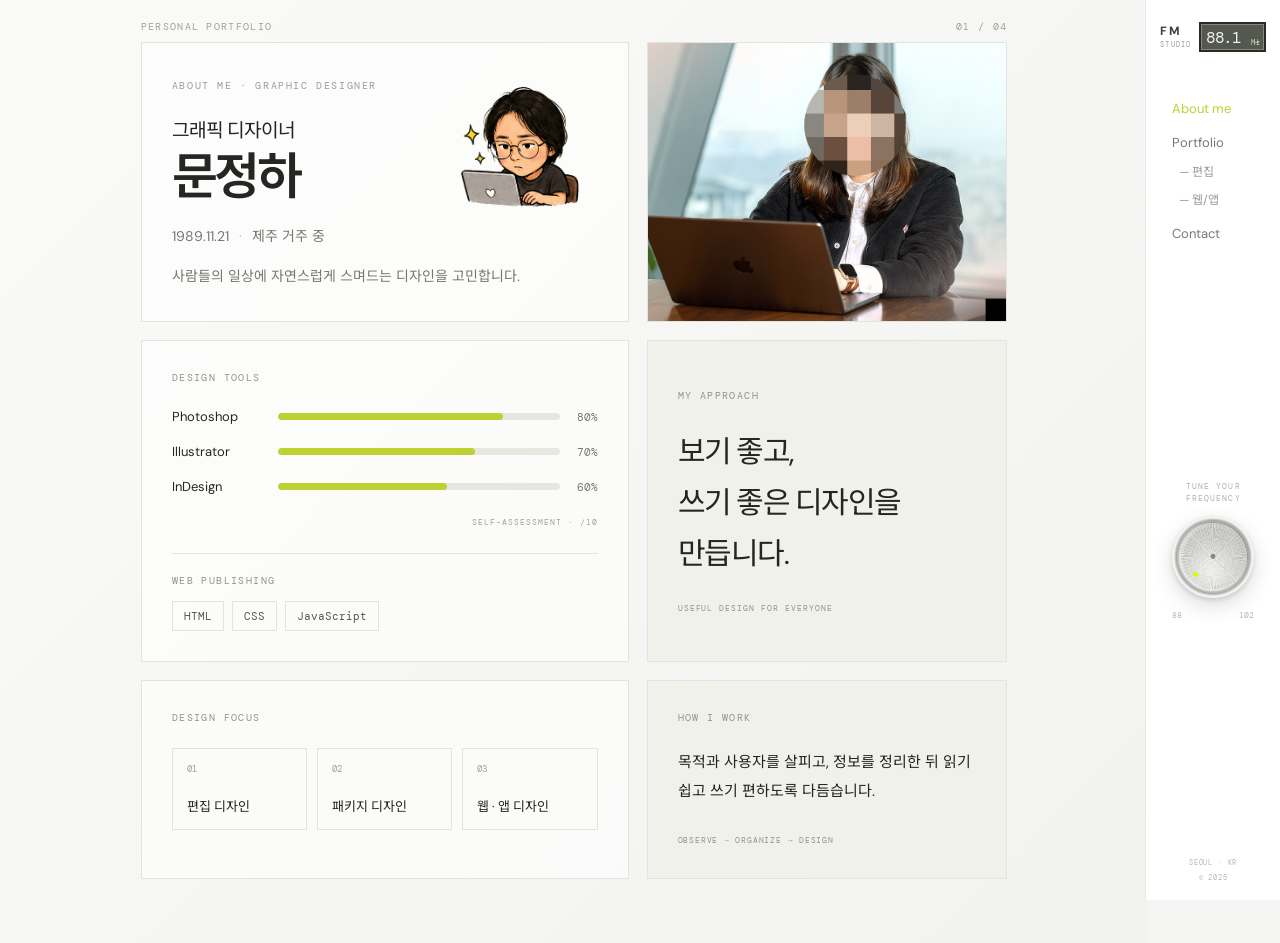
<file: index.html>
<!doctype html>
<html lang="ko">

<head>
  <meta charset="utf-8">
  <meta name="viewport" content="width=device-width, initial-scale=1">
  <meta name="theme-color" content="#f5f5f3">
  <title>Portfolio — Radio 88.1</title>
  <link rel="stylesheet" href="style.css">
</head>

<body>
  <main class="canvas">
    <div class="page-meta"><span>PERSONAL PORTFOLIO</span><span id="page-index">01 / 04</span></div>
    <section class="panel active" id="about" aria-labelledby="about-title">
      <div class="about-grid">
        <article class="about-card about-intro">
          <div class="about-text-padding">
            <div class="about-eyebrow-row">
              <p class="eyebrow">ABOUT ME · GRAPHIC DESIGNER</p>
              <img class="about-emoticon" src="./img/main/emoticon.png" alt="">
            </div>
            <h2>그래픽 디자이너</h2><h1 id="about-title">문정하</h1>
            <p class="about-meta">1989.11.21 <span>·</span> 제주 거주 중</p>
            <p class="about-description">사람들의 일상에 자연스럽게 스며드는 디자인을 고민합니다.</p>
          </div>
        </article>

        <aside class="about-card about-visual" aria-label="제주에서 작업하는 그래픽 디자이너">
          <img src="./img/main/profile.jpg" class="about-photo" alt="제주에서 작업하는 그래픽 디자이너">
        </aside>

        <section class="about-card about-tools" aria-labelledby="tools-title">
          <h2 class="about-card-label" id="tools-title">DESIGN TOOLS</h2>
          <div class="skill-row" aria-label="Photoshop 숙련도 8점, 10점 만점">
            <span>Photoshop</span><span class="skill-track"><i style="--skill: 80%"></i></span><b>80%</b>
          </div>
          <div class="skill-row" aria-label="Illustrator 숙련도 7점, 10점 만점">
            <span>Illustrator</span><span class="skill-track"><i style="--skill: 70%"></i></span><b>70%</b>
          </div>
          <div class="skill-row" aria-label="InDesign 숙련도 6점, 10점 만점">
            <span>InDesign</span><span class="skill-track"><i style="--skill: 60%"></i></span><b>60%</b>
          </div>
          <p class="skill-scale">SELF-ASSESSMENT · /10</p>
          <div class="publishing-skills" aria-labelledby="publishing-title">
            <h3 class="publishing-label" id="publishing-title">WEB PUBLISHING</h3>
            <ul class="tech-list">
              <li>HTML</li>
              <li>CSS</li>
              <li>JavaScript</li>
            </ul>
          </div>
        </section>

        <section class="about-card about-approach" aria-labelledby="approach-title">
          <h2 class="about-card-label" id="approach-title">MY APPROACH</h2>
          <p>보기 좋고,<br>쓰기 좋은 디자인을 만듭니다.</p>
          <span>USEFUL DESIGN FOR EVERYONE</span>
        </section>

        <section class="about-card about-focus" aria-labelledby="focus-title">
          <h2 class="about-card-label" id="focus-title">DESIGN FOCUS</h2>
          <ul class="focus-list">
            <li><span>01</span>편집 디자인</li>
            <li><span>02</span>패키지 디자인</li>
            <li><span>03</span>웹 · 앱 디자인</li>
          </ul>
        </section>

        <section class="about-card about-process" aria-labelledby="process-title">
          <h2 class="about-card-label" id="process-title">HOW I WORK</h2>
          <p>목적과 사용자를 살피고, 정보를 정리한 뒤 읽기 쉽고 쓰기 편하도록 다듬습니다.</p>
          <span>OBSERVE → ORGANIZE → DESIGN</span>
        </section>
      </div>
    </section>
    <section class="panel" id="edit" aria-labelledby="edit-title">
      <header class="section-head">
        <div>
          <p class="eyebrow">SELECTED WORK · 2021—25</p>
          <h2 id="edit-title">편집 <span>—</span></h2>
        </div>
      </header>
      <div class="work-grid" data-set="editorial"></div>
    </section>
    <section class="panel" id="webapp" aria-labelledby="web-title">
      <header class="section-head">
        <div>
          <p class="eyebrow">DIGITAL EXPERIENCES · 2021—25</p>
          <h2 id="web-title">웹 / 앱 <span>—</span></h2>
        </div>
      </header>
      <div class="work-grid" data-set="digital"></div>
    </section>
    <section class="panel" id="contact" aria-labelledby="contact-title">
      <header class="section-head">
        <div>
          <p class="eyebrow">LET’S MAKE SOMETHING GOOD</p>
          <h2 id="contact-title">연락하기 <span>—</span></h2>
        </div>
      </header>
      <div class="contact-layout">
        <div class="contact-copy">
          <p>새로운 프로젝트와 좋은 대화를 기다립니다.</p><a class="phone" href="tel:">INFORMATION <span>☎ 010-1234-1234</span><span>✉ jhmoon6821@gmail.com</span></a>
        </div>
        <form class="contact-form" id="contact-form"><label>이름<input name="name" placeholder="성함"
              required></label><label>이메일<input name="email" type="email" placeholder="jhmoon6821@gmail.com"
              required></label><label>메시지<textarea name="message" rows="4" placeholder="함께 나누고 싶은 이야기를 적어주세요."
              required></textarea></label><button type="submit">메일 보내기 <span>↗</span></button>
        </form>
      </div>
    </section>
  </main>
  <div class="work-modal" id="work-modal" role="dialog" aria-modal="true" aria-label="편집 작품 이미지" tabindex="-1" hidden>
    <button class="modal-backdrop" type="button" data-close-modal aria-label="이미지 바깥을 눌러 닫기"></button>
    <div class="modal-title" id="modal-title"></div>
    <button class="modal-close" type="button" data-close-modal aria-label="닫기">×</button>
    <button class="modal-arrow modal-prev" type="button" aria-label="이전 이미지">‹</button>
    <div class="modal-image-wrap">
      <img class="modal-image" id="modal-image" alt="" hidden>
      <div class="modal-fallback" id="modal-fallback" hidden></div>
    </div>
    <button class="modal-arrow modal-next" type="button" aria-label="다음 이미지">›</button>
  </div>
  <aside class="rail" aria-label="사이트 메뉴 및 주파수 조절">
    <div class="rail-top"><a class="wordmark" href="#about" aria-label="처음으로">FM<br><span>STUDIO</span></a>
      <div class="frequency" aria-live="polite"><span id="frequency">88.1</span><small>MHz</small></div>
    </div>
    <nav class="menu" aria-label="주요 메뉴"><a href="#about" data-destination="about" class="selected">About me</a>
      <div class="menu-group"><a href="#edit" data-destination="edit" class="group-title">Portfolio</a><a href="#edit"
          data-destination="edit" class="sub-link">— 편집</a><a href="#webapp" data-destination="webapp"
          class="sub-link">— 웹/앱</a></div><a href="#contact" data-destination="contact">Contact</a>
    </nav>
    <div class="dial-area"><span class="dial-label">TUNE YOUR<br>FREQUENCY</span>
      <div class="dial-shell">
        <div class="dial" id="dial" role="slider" tabindex="0" aria-label="주파수 다이얼" aria-valuemin="88.1"
          aria-valuemax="101.9" aria-valuenow="88.1"><span class="dial-notch"></span><span
            class="dial-center"></span><span class="dial-light"></span></div>
      </div>
      <div class="dial-scale"><span>88</span><span>102</span></div>
    </div>
    <div class="rail-footer"><span>SEOUL · KR</span><span>© 2025</span></div>
  </aside>
  <script src="script.js"></script>
</body>

</html>
</file>
<file: style.css>
@import url('https://fonts.googleapis.com/css2?family=DM+Mono:wght@400;500&family=DM+Sans:wght@400;500;600;700&family=Noto+Sans+KR:wght@300;400;500;600;700&display=swap');

.canvas {
    touch-action: pan-y;
    overscroll-behavior-x: contain
}

:root {
    --lime: #bdd133;
    --paper: #f5f5f3;
    --ink: #252622;
    --muted: #92938c;
    --rail: 132px
}

* {
    box-sizing: border-box
}

html,
body {
    margin: 0;
    min-height: 100%;
    font-family: 'DM Sans', 'Noto Sans KR', sans-serif;
    color: var(--ink)
}

body {
    background: var(--paper)
}

.canvas {
    min-height: 100vh;
    margin-right: var(--rail);
    padding: 20px 11vw 54px;
    position: relative;
    overflow: hidden;
    background: linear-gradient(135deg, #fafaf9 0%, #f2f2ef 100%)
}

.page-meta {
    display: flex;
    justify-content: space-between;
    color: #a0a099;
    font: 10px 'DM Mono', monospace;
    letter-spacing: .13em
}

.panel {
    display: none;
    min-height: calc(100vh - 130px);
    animation: arrive .45s ease
}

.panel.active {
    display: block
}

@keyframes arrive {
    from {
        opacity: 0;
        transform: translateY(8px)
    }

    to {
        opacity: 1;
        transform: none
    }
}

.intro {
    position: absolute;
    top: 50%;
    transform: translateY(-45%);
    max-width: 750px
}

.eyebrow {
    color: #9b9c94;
    font: 10px 'DM Mono', monospace;
    letter-spacing: .16em;
    margin: 0 0 23px
}

.intro h1 {
    font-size: clamp(42px, 6vw, 30px);
    line-height: 1.29;
    letter-spacing: -.065em;
    font-weight: 500;
    margin: 0
}

.intro h1 em {
    font-style: normal;
    color: var(--lime)
}

.intro-bottom {
    display: flex;
    gap: 70px;
    align-items: end;
    margin-top: 36px;
    color: #777970;
    font-size: 13px;
    line-height: 1.9
}

.scroll-note {
    font: 9px 'DM Mono', monospace;
    letter-spacing: .12em;
    color: #a1a198;
    white-space: nowrap
}

.section-head {
    display: flex;
    align-items: end;
    justify-content: space-between;
    padding: 5vh 0 5px;
    border-bottom: 1px solid #dedfd9
}

.section-head .eyebrow {
    margin-bottom: 12px;
    font-size: 8px;
}

.section-head h2 {
    font-size: clamp(38px, 5vw, 64px);
    font-weight: 500;
    letter-spacing: -.06em;
    margin: 0
}

.section-head h2 span {
    color: #c9cac3;
    font-weight: 300
}

.section-count {
    font: 10px 'DM Mono', monospace;
    color: #999;
    margin: 0 0 7px
}

.work-grid {
    display: grid;
    grid-template-columns: repeat(4, minmax(0, 1fr));
    gap: 28px 18px;
    padding: 32px 0;
}

.work-card {
    min-width: 0
}

.work-art {
    position: relative;
    overflow: hidden;
    aspect-ratio: 1 / .8;
}

.work-art::after {
    content: "VIEW PROJECT ↗";
    position: absolute;
    inset: 0;
    display: grid;
    place-items: center;
    background: rgba(0, 0, 0, 0.4);
    color: white;
    font: 11px 'DM Mono', monospace;
    letter-spacing: .12em;
    opacity: 0;
    transition: opacity .3s ease;
}

.work-card:hover .work-art::after {
    opacity: 1;
}

.work-thumb {
    display: block;
    width: 110%;
    justify-self: center;
}

.work-art:before,
.work-art:after {
    position: absolute
}

.editorial .work-art {
    background: linear-gradient(145deg, #e7e5dd, #d7d4c8)
}

.editorial:nth-child(3n) .work-art {
    background: linear-gradient(135deg, #d6d9cb, #ecece4)
}

.editorial:nth-child(3n + 1) .work-art {
    background: linear-gradient(135deg, #e8ded7, #d9c6b8)
}

.editorial .cover {
    width: 46%;
    height: 73%;
    background: #f5f2e9;
    box-shadow: 8px 10px 18px #29282022;
    display: flex;
    flex-direction: column;
    justify-content: space-between;
    padding: 10px;
    color: #35382c;
    font: 8px 'DM Mono', monospace;
    letter-spacing: .1em;
    transform: rotate(-5deg)
}

.cover b {
    font: 500 18px/1 'Noto Sans KR', sans-serif;
    letter-spacing: -.08em
}

.cover i {
    font-style: normal;
    font-size: 7px
}

.digital .work-art {
    background: #e7e8e2
}

.digital:nth-child(4n + 1) .work-art {
    background: #dde1d6
}

.digital:nth-child(4n + 2) .work-art {
    background: #e7ddd5
}

.phone-mock {
    width: 35%;
    height: 83%;
    border: 4px solid #353833;
    border-radius: 15px;
    background: #f9f9f5;
    box-shadow: 8px 10px 18px #29282022;
    overflow: hidden;
    padding: 12px 7px;
    display: flex;
    flex-direction: column;
    gap: 8px
}

.phone-mock:before {
    content: '';
    height: 40%;
    border-radius: 5px;
    background: linear-gradient(135deg, #c2d477, #f1d9a9)
}

.phone-mock i {
    height: 6px;
    background: #e6e7df;
    border-radius: 4px
}

.phone-mock i:nth-child(3) {
    width: 68%
}

.phone-mock i:nth-child(4) {
    height: 22px;
    background: #363a31
}

.work-title {
    font-size: 12px;
    margin: 10px 0 3px;
    font-weight: 500
}

.work-type {
    font: 9px 'DM Mono', monospace;
    color: #999
}

.rail {
    position: fixed;
    right: 0;
    top: 0;
    height: 100vh;
    background: #fff;
    border-left: 1px solid #e9e9e6;
    display: flex;
    flex-direction: column;
    align-items: center;
    padding: 22px 14px 18px;
    z-index: 5
}

.rail-top {
    width: 100%;
    display: flex;
    align-items: center;
    justify-content: space-between;
    gap: 8px
}

.wordmark {
    font: 700 12px/1 'DM Sans', sans-serif;
    letter-spacing: .12em;
    color: #3c3e37;
    text-decoration: none
}

.wordmark span {
    font: 7px 'DM Mono', monospace;
    letter-spacing: .16em;
    color: #9a9b94
}

.frequency {
    background: #55584f;
    border: 2px solid #292b26;
    box-shadow: inset 0 0 0 1px #85877d;
    color: #f0f1e8;
    height: 30px;
    min-width: 67px;
    padding: 3px 5px 2px;
    text-align: right;
    display: flex;
    align-items: center;
    justify-content: space-between;
    font: 16px 'DM Mono', monospace;
    letter-spacing: -.08em
}

.frequency small {
    font: 7px 'DM Mono', monospace;
    color: #c7c9bd;
    align-self: end;
    margin-bottom: 1px
}

.menu {
    display: flex;
    flex-direction: column;
    align-items: flex-start;
    gap: 17px;
    margin-top: 48px;
    width: 100%;
    padding-left: 12px
}

.menu a {
    font-size: 13px;
    color: #777970;
    text-decoration: none;
    transition: color .2s
}

.menu a:hover,
.menu a.selected {
    color: var(--lime)
}

.menu-group {
    display: flex;
    flex-direction: column;
    gap: 10px
}

.menu .group-title {
    margin-bottom: 1px
}

.menu .sub-link {
    font-size: 12px;
    padding-left: 7px;
    color: #9a9b94
}

.menu .sub-link.selected {
    color: var(--lime)
}

.dial-area {
    margin: auto 0;
    display: flex;
    flex-direction: column;
    align-items: center;
    gap: 12px
}

.dial-label {
    font: 8px/1.5 'DM Mono', monospace;
    letter-spacing: .14em;
    color: #b0b1aa;
    text-align: center
}

.dial-shell {
    width: 82px;
    height: 82px;
    border-radius: 50%;
    display: grid;
    place-items: center;
    background: radial-gradient(circle, #fff 44%, #dadbd6 58%, #a9aaa5 63%, #f8f8f6 68%, #d5d6d1 74%, #fafaf8 78%);
    box-shadow: 0 8px 22px #0002, 0 2px 5px #0002;
    touch-action: none;
    cursor: grab
}

.dial-shell:active {
    cursor: grabbing
}

.dial {
    width: 68px;
    height: 68px;
    border-radius: 50%;
    position: relative;
    background: repeating-conic-gradient(from 0deg, #bfc1bc 0deg, #ededeb 2deg, #c5c7c3 4deg, #eee 6deg);
    box-shadow: inset 0 1px 4px #fff, inset 0 -2px 5px #8888, 0 1px 2px #777;
    transform: rotate(-135deg)
}

.dial:before {
    content: '';
    position: absolute;
    inset: 4px;
    border-radius: 50%;
    background: radial-gradient(circle at 35% 30%, #fff9, #b0b2ad55 60%, #7773)
}

.dial-notch {
    position: absolute;
    top: 7px;
    left: 50%;
    width: 5px;
    height: 5px;
    border-radius: 2px;
    background: #d4ff00;
    transform: translateX(-50%);
    z-index: 1;
    border-radius: 50%;
}

.dial-center {
    position: absolute;
    width: 5px;
    height: 5px;
    border-radius: 50%;
    background: #858780;
    inset: 0;
    margin: auto;
    z-index: 2
}

.dial-scale {
    width: 82px;
    display: flex;
    justify-content: space-between;
    color: #b7b8b1;
    font: 8px 'DM Mono', monospace
}

.rail-footer {
    width: 100%;
    display: flex;
    flex-direction: column;
    align-items: center;
    gap: 6px;
    color: #b5b6af;
    font: 7px 'DM Mono', monospace;
    letter-spacing: .12em
}

.contact-layout {
    display: grid;
    grid-template-columns: 1fr minmax(280px, 430px);
    gap: 8vw;
    padding-top: 56px
}

.contact-copy>p:first-child {
    font-size: 20px;
    line-height: 1.8;
}

.phone {
    display: flex;
    flex-direction: column;
    gap: 8px;
    margin-top: 48px;
    text-decoration: none;
    color: #989991;
    font: 9px 'DM Mono', monospace;
    letter-spacing: .1em
}

.phone span {
    font: 14px 'Noto Sans KR', sans-serif;
    color: #383a35;
    letter-spacing: 0
}

.small-note,
.form-note {
    font-size: 10px;
    color: #a0a198;
    line-height: 1.7;
    margin-top: 28px
}

.contact-form {
    display: flex;
    flex-direction: column;
    gap: 22px
}

.contact-form label {
    font: 9px 'DM Mono', monospace;
    letter-spacing: .1em;
    color: #8f9088
}

.contact-form input,
.contact-form textarea {
    display: block;
    width: 100%;
    padding: 12px 0;
    border: 0;
    border-bottom: 1px solid #d6d7d0;
    background: transparent;
    font: 13px 'Noto Sans KR', sans-serif;
    outline: none;
    resize: vertical
}

.contact-form input:focus,
.contact-form textarea:focus {
    border-color: var(--lime)
}

.contact-form button {
    border: 0;
    background: var(--ink);
    color: #fff;
    padding: 15px 18px;
    text-align: left;
    font: 12px 'Noto Sans KR', sans-serif;
    cursor: pointer
}

.contact-form button span {
    float: right;
    color: var(--lime);
    font-size: 16px
}


.canvas .work-card[role="button"] {
    cursor: pointer;
}

.canvas .work-card[role="button"]:focus-visible {
    outline: 2px solid var(--lime);
    outline-offset: 4px;
}

.modal-open {
    overflow: hidden;
}

.work-modal[hidden] {
    display: none;
}

.work-modal {
    position: fixed;
    inset: 0;
    z-index: 30;
    display: grid;
    place-items: center;
    padding: 24px;
}

.modal-backdrop {
    position: absolute;
    inset: 0;
    width: 100%;
    height: 100%;
    border: 0;
    background: #171914bb;
    cursor: pointer;
}

.modal-dialog {
    position: relative;
    z-index: 1;
    width: min(100%, 1000px);
    min-height: 320px;
    display: grid;
    grid-template-columns: minmax(0, 1.2fr) minmax(220px, .8fr);
    align-items: center;
    gap: clamp(24px, 5vw, 64px);
    padding: clamp(22px, 4vw, 56px);
    background: #f7f7f3;
    box-shadow: 0 20px 80px #0004;
    animation: arrive .22s ease;
}

.modal-close {
    position: absolute;
    right: 14px;
    top: 12px;
    z-index: 2;
    width: 38px;
    height: 38px;
    border: 0;
    background: transparent;
    color: #55574f;
    font: 32px/1 'DM Sans', sans-serif;
    cursor: pointer;
}

.modal-art .work-art {
    width: 100%;
    height: min(68vh, 620px);
    aspect-ratio: auto;
}

.modal-art .cover {
    font-size: clamp(8px, 1.2vw, 12px);
}

.modal-art .cover b {
    font-size: clamp(25px, 4vw, 48px);
}

.modal-caption {
    padding: 24px 12px 24px 0;
}

.modal-caption .eyebrow {
    margin-bottom: 14px;
}

.modal-caption h2 {
    font-size: clamp(28px, 4vw, 48px);
    font-weight: 500;
    letter-spacing: -.06em;
    margin: 0 0 18px;
}

.modal-caption>p:last-child {
    font-size: 12px;
    line-height: 1.8;
    color: #898a82;
}


/* Fullscreen editorial image viewer */
.work-modal[hidden], .modal-image[hidden], .modal-fallback[hidden] { display: none; }
.work-modal {
    position: fixed;
    inset: 0;
    z-index: 1000;
    display: grid;
    place-items: center;
    overflow: hidden;
    background: #10110f;
}
.modal-backdrop {
    position: absolute;
    inset: 0;
    z-index: 0;
    width: 100%;
    height: 100%;
    border: 0;
    background: transparent;
    cursor: default;
}
.modal-image-wrap {
    position: relative;
    z-index: 1;
    display: grid;
    place-items: center;
    max-width: 90vw;
    max-height: 80vh;
    touch-action: pan-y;
    overscroll-behavior-x: contain;
}
.modal-image {
    display: block;
    width: auto;
    height: auto;
    max-width: 90vw;
    max-height: 80vh;
    object-fit: contain;
}
.modal-fallback {
    position: relative;
    z-index: 1;
    display: grid;
    place-items: center;
    width: min(74vw, 1000px);
    height: min(68vh, 720px);
}
.modal-fallback .work-art { width: 100%; height: 100%; aspect-ratio: auto; }
.modal-fallback .cover b { font-size: clamp(32px, 6vw, 72px); }
.modal-close, .modal-arrow {
    position: absolute;
    z-index: 2;
    display: grid;
    place-items: center;
    border: 0;
    color: #fff;
    background: rgba(0, 0, 0, .62);
    box-shadow: 0 2px 14px rgba(0, 0, 0, .35);
    cursor: pointer;
}
.modal-close {
    top: 20px;
    right: 24px;
    width: 48px;
    height: 48px;
    border-radius: 50%;
    font: 32px/1 'DM Sans', sans-serif;
}
.modal-arrow {
    top: 50%;
    width: 48px;
    height: 64px;
    border-radius: 4px;
    transform: translateY(-50%);
    font: 44px/1 'DM Sans', sans-serif;
}

.modal-prev { left: 24px; }
.modal-next { right: 24px; }
.modal-arrow:disabled { opacity: .25; cursor: default; }
.modal-close:hover, .modal-arrow:not(:disabled):hover { background: rgba(255, 255, 255, .28); }
.modal-open { overflow: hidden; }
.modal-title {position: absolute;top: 26px;left: 50%;z-index: 2;max-width: calc(100vw - 150px);transform: translateX(-50%);color: #fff;font: 500 15px 'Noto Sans KR', sans-serif;/* letter-spacing: .12em; */text-align: center;}


.about-grid {
    display: grid;
    grid-template-columns: minmax(0, 1.15fr) minmax(260px, .85fr);
    grid-template-areas:
        "intro visual"
        "tools approach"
        "focus process";
    gap: 18px;
    padding: clamp(1vh, 8vh, 1vh) 0 10px;
}

.about-card {
    min-width: 0;
    padding: clamp(15px, 3vw, 30px);
    background: rgba(255, 255, 255, .62);
    border: 1px solid #e3e4de;
}

.about-intro {
    grid-area: intro;
    display: flex;
    flex-direction: column;
    justify-content: center;
    min-height: 280px;
}

.about-eyebrow-row {
    display: flex;
    align-items: flex-start;
    justify-content: space-between;
    gap: 12px;
    margin-bottom: 24px;
    max-height: 20px;
}

.about-eyebrow-row .eyebrow {
    margin: 0;
    padding-top: 5px;
}

.about-emoticon {
    display: block;
    flex: 0 0 auto;
    width: clamp(100px, 20vw, 150px);
    height: auto;
    object-fit: contain;
}

.about-intro h2 {
    margin: 0;
    font-size: clamp(22px, 2.8vw, 38px);
    line-height: 1.4;
    font-weight: 400;
    letter-spacing: -.05em;
    font-size: 1.2em;
}

.about-intro h1 {
    margin: 2px 0 0;
    font-size: clamp(30px, 6vw, 50px);
    line-height: 1.2;
    font-weight: 600;
    letter-spacing: -.07em;
}

.about-meta {
    margin: 18px 0 0;
    color: #777970;
    font-size: 14px;
}

.about-meta span {
    padding: 0 6px;
    color: var(--lime);
}

.about-description {
    max-width: 440px;
    margin: 18px 0 0;
    color: #777970;
    font-size: 14px;
    line-height: 1.9;
    word-break: keep-all;
}

.about-card.about-visual {
    grid-area: visual;
    position: relative;
    overflow: hidden;
    padding: 0;
    background: #e4eee8;
}

.about-photo {
    position: absolute;
    inset: 0;
    display: block;
    width: 100%;
    height: 100%;
    object-fit: cover;
    object-position: center top;
}

.about-orbit {
    display: grid;
    width: min(52%, 180px);
    aspect-ratio: 1;
    place-items: center;
    border: 1px solid rgba(37, 38, 34, .18);
    border-radius: 50%;
    color: var(--lime);
    font-size: 42px;
}

.about-orbit::before,
.about-orbit::after {
    position: absolute;
    content: "";
    border: 1px solid rgba(37, 38, 34, .12);
    border-radius: 50%;
}

.about-orbit::before {
    width: min(68%, 230px);
    aspect-ratio: 1;
}

.about-orbit::after {
    width: min(84%, 280px);
    aspect-ratio: 1;
}

.visual-caption {
    position: absolute;
    left: 24px;
    bottom: 20px;
    margin: 0;
    color: #777970;
    font: 10px/1.7 'DM Mono', monospace;
    letter-spacing: .14em;
}

.visual-coordinate {
    position: absolute;
    right: 22px;
    top: 20px;
    color: #8d8e86;
    font: 8px 'DM Mono', monospace;
    letter-spacing: .1em;
}

.about-tools {
    grid-area: tools;
}

.about-card-label {
    margin: 0 0 24px;
    color: #92938c;
    font: 10px 'DM Mono', monospace;
    letter-spacing: .14em;
}

.skill-row {
    display: grid;
    grid-template-columns: 92px minmax(40px, 1fr) 24px;
    align-items: center;
    gap: 14px;
    margin-top: 18px;
    font-size: 13px;
}

.skill-track {
    height: 7px;
    overflow: hidden;
    border-radius: 8px;
    background: #e6e7e1;
}

.skill-track i {
    display: block;
    width: var(--skill);
    height: 100%;
    border-radius: inherit;
    background: var(--lime);
}

.skill-row b {
    color: #777970;
    font: 11px 'DM Mono', monospace;
    text-align: right;
}

.skill-scale {
    margin: 22px 0 0;
    color: #a0a099;
    font: 8px 'DM Mono', monospace;
    letter-spacing: .12em;
    text-align: right;
}

.publishing-skills {
    margin-top: 26px;
    padding-top: 20px;
    border-top: 1px solid #e3e4de;
}

.publishing-label {
    margin: 0 0 14px;
    color: #92938c;
    font: 10px 'DM Mono', monospace;
    letter-spacing: .14em;
}

.tech-list {
    display: flex;
    flex-wrap: wrap;
    gap: 8px;
    margin: 0;
    padding: 0;
    list-style: none;
}

.tech-list li {
    padding: 7px 11px;
    border: 1px solid #e3e4de;
    color: #55574f;
    font: 11px 'DM Mono', monospace;
}

.about-approach {
    grid-area: approach;
    display: flex;
    flex-direction: column;
    justify-content: center;
    min-height: 210px;
    background: #f0f1eb;
}

.about-approach p {
    margin: 0 0 24px;
    font-size: clamp(20px, 2.4vw, 30px);
    line-height: 1.7;
    letter-spacing: -.05em;
    word-break: keep-all;
}

.about-approach > span {
    color: #92938c;
    font: 8px 'DM Mono', monospace;
    letter-spacing: .12em;
}

.about-focus {
    grid-area: focus;
}

.focus-list {
    display: grid;
    grid-template-columns: repeat(3, minmax(0, 1fr));
    gap: 10px;
    margin: 0;
    padding: 0;
    list-style: none;
}

.focus-list li {
    display: flex;
    min-height: 82px;
    flex-direction: column;
    justify-content: space-between;
    padding: 14px;
    border: 1px solid #e3e4de;
    font-size: 13px;
    word-break: keep-all;
}

.focus-list li span {
    color: #a0a099;
    font: 9px 'DM Mono', monospace;
}

.about-process {
    grid-area: process;
    background: #f0f1eb;
}

.about-process p {
    margin: 0 0 22px;
    font-size: 15px;
    line-height: 1.9;
    word-break: keep-all;
}

.about-process > span {
    color: #92938c;
    font: 8px 'DM Mono', monospace;
    letter-spacing: .1em;
}



@media(max-width:1100px) {
    :root {
        --rail: 112px
    }

    .canvas {
        padding-left: 5vw;
        padding-right: 5vw
    }

    .work-grid {
        grid-template-columns: repeat(4, minmax(0, 1fr))
    }
}

@media(max-width:950px) {
    :root {
        --rail: 0px
    }

    .canvas {
        margin: 0;
        padding: 26px 23px 105px;
        min-height: 100svh
    }

    .page-meta {
        font-size: 8px
    }

    .panel {
        min-height: calc(100svh - 90px)
    }

    .intro {
        left: 24px;
        right: 18px;
        top: 44%;
        transform: translateY(-35%)
    }

    .intro h1 {
        font-size: clamp(38px, 10vw, 60px)
    }

    .intro-bottom {
        display: block;
        margin-top: 25px;
        font-size: 12px
    }

    .scroll-note {
        display: block;
        margin-top: 18px
    }

    .rail {
        top: auto;
        bottom: 0;
        width: 100%;
        height: 82px;
        border-left: 0;
        border-top: 1px solid #e7e7e3;
        padding: 9px 16px;
        display: grid;
        grid-template-columns: 70px 1fr 64px;
        gap: 10px
    }

    .rail-top {
        width: auto;
        display: flex;
        flex-direction: column;
        align-items: flex-start;
        gap: 5px
    }

    .wordmark {
        font-size: 9px
    }

    .wordmark span {
        font-size: 6px
    }

    .frequency {
        height: 24px;
        min-width: 60px;
        font-size: 13px
    }

    .frequency small {
        font-size: 6px
    }

    .menu {
        margin: 0;
        padding: 0;
        display: flex;
        flex-direction: row;
        align-items: center;
        justify-content: center;
        gap: clamp(7px, 3vw, 20px);
        width: auto
    }

    .menu a {
        font-size: 13px;
        white-space: nowrap
    }

    .menu-group {
        gap: 4px
    }

    .menu .sub-link {
        font-size: 11px;
        padding-left: 0
    }

    .dial-area {
        margin: 0;
        gap: 0
    }

    .dial-label,
    .dial-scale {
        display: none
    }

    .dial-shell {
        width: 58px;
        height: 58px
    }

    .dial {
        width: 48px;
        height: 48px
    }

    .dial-notch {
        top: 5px;
    }

    .dial-light {
        left: 7px;
        top: 34px;
        width: 4px;
        height: 4px
    }

    .rail-footer {
        display: none
    }

    .section-head {
        padding-top: 8vh;
        padding-bottom: 24px
    }

    .section-head h2 {
        font-size: 42px
    }

    .work-grid {
        grid-template-columns: repeat(2, minmax(0, 1fr));
        gap: 22px 12px;
        padding-top: 22px
    }

    .work-title {
        font-size: 11px
    }

    .contact-layout {
        grid-template-columns: 1fr;
        gap: 30px;
        padding-top: 24px
    }

    .contact-copy>p:first-child {
        font-size: 16px
    }

    .phone {
        margin-top: 22px
    }

    .small-note {
        margin-top: 15px
    }

}

@media(max-width:390px) {
    .rail {
        grid-template-columns: 58px 1fr 52px;
        padding-left: 10px;
        padding-right: 10px
    }

    .menu {
        gap: 6px
    }

    .menu a {
        font-size: 11px;
    }

    .menu .sub-link {
        font-size: 10px;
    }

    .dial-shell {
        width: 50px;
        height: 50px
    }

    .dial {
        width: 42px;
        height: 42px
    }



    /**
    test*/

    /* 썸네일 스타일 */
    .thumbnail {
        width: 200px;
        cursor: pointer;
        transition: 0.3s;
    }

    .thumbnail:hover {
        opacity: 0.7;
    }

    /* 모달 배경 */
    .modal {
        display: none;
        /* 기본 숨김 */
        position: fixed;
        z-index: 1000;
        left: 0;
        top: 0;
        width: 100%;
        height: 100%;
        background-color: rgba(0, 0, 0, 0.8);
        justify-content: center;
        align-items: center;
    }

    /* 모달 이미지 */
    .modal-content {
        max-width: 80%;
        max-height: 80%;
        margin: auto;
        display: block;
    }

    /* 닫기 버튼 (X) */
    .close {
        position: absolute;
        top: 30px;
        right: 50px;
        color: #fff;
        font-size: 40px;
        font-weight: bold;
        cursor: pointer;
    }

}

@media (max-width: 640px) {
    .about-grid {
        grid-template-columns: minmax(0, 1fr);
        grid-template-areas:
            "intro"
            "visual"
            "tools"
            "approach"
            "focus"
            "process";
        gap: 12px;
        padding-top: 34px;
    }

    .about-intro,
    .about-visual {
        min-height: 240px;
    }

    .about-card {
        padding: 22px;
    }

    .about-card.about-visual {
        padding: 0;
    }

    .about-intro h1 {
        font-size: clamp(52px, 15vw, 72px);
    }

    .about-eyebrow-row {
        gap: 6px;
        margin-bottom: 18px;
    }

    .about-eyebrow-row .eyebrow {
        font-size: 8px;
        letter-spacing: .1em;
    }

    .about-emoticon {
        width: 48px;
    }

    .skill-row {
        grid-template-columns: 84px minmax(40px, 1fr) 24px;
        gap: 10px;
    }

    .about-approach {
        min-height: 180px;
    }

    .focus-list {
        grid-template-columns: 1fr;
    }

    .focus-list li {
        min-height: 60px;
    }
}


@media (max-width: 640px) {
    .work-modal {
        padding: 12px;
    }

    .modal-dialog {
        width: 100%;
        max-height: calc(100svh - 24px);
        overflow: auto;
        grid-template-columns: 1fr;
        gap: 8px;
        padding: 50px 18px 22px;
    }

    .modal-art .work-art {
        height: min(54svh, 480px);
    }

    .modal-caption {
        padding: 8px 4px 0;
    }

    .modal-caption h2 {
        font-size: 28px;
    }

    .modal-close {
        top: 8px;
        right: 8px;
    }
}


@media (max-width: 640px) {
    .modal-title { top: 22px; font-size: 13px; }
    .modal-close { top: 12px; right: 12px; width: 42px; height: 42px; }
    .modal-image-wrap { max-width: 90vw; max-height: 80svh; }
    .modal-image { max-width: 90vw; max-height: 80svh; }
    .modal-fallback { width: 72vw; height: 72svh; }
    .modal-prev { left: 8px; }
    .modal-next { right: 8px; }
    .modal-arrow { width: 40px; height: 52px; }
}
</file>
